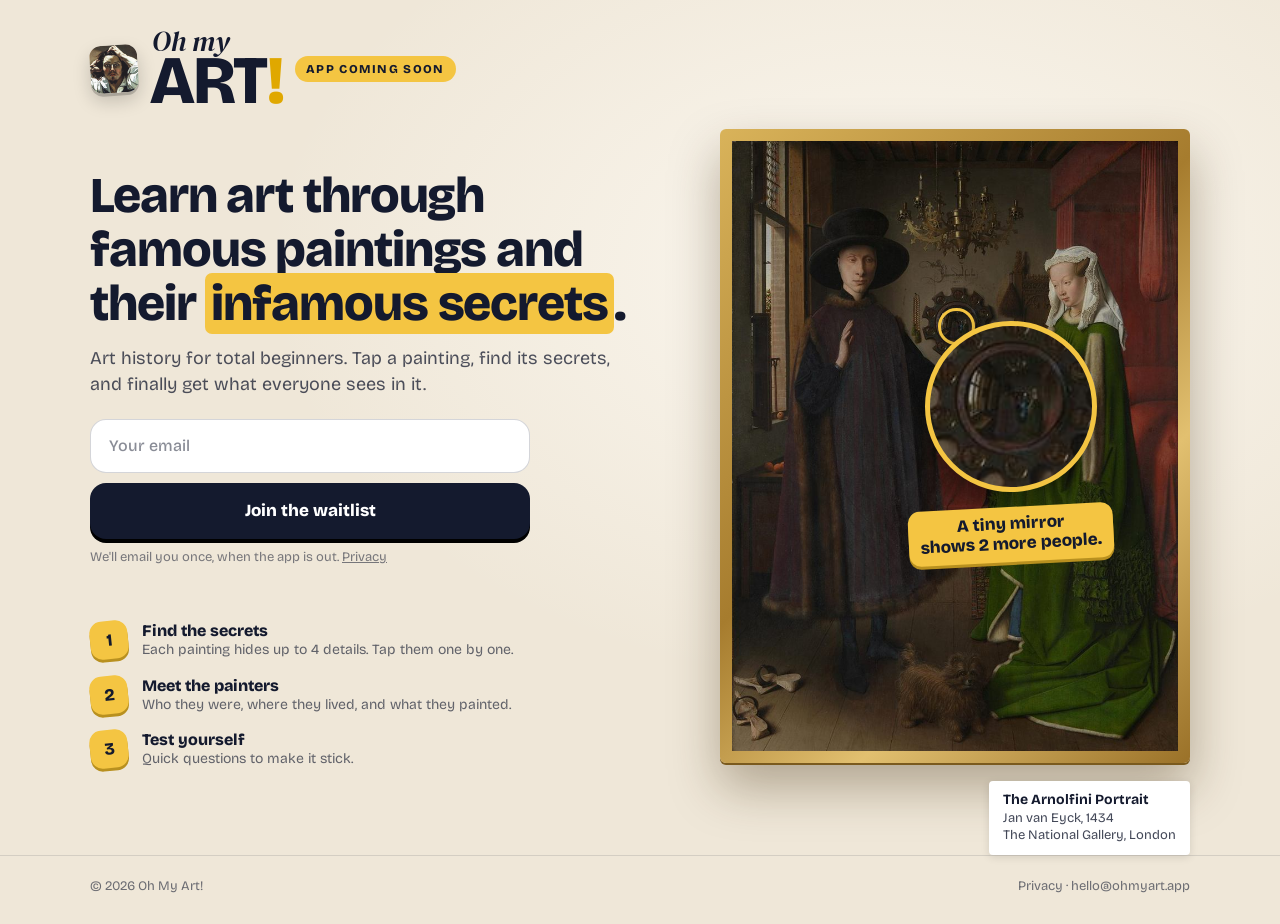
<file: index.html>
<!doctype html>
<html lang="en">
<head>
<meta charset="utf-8">
<meta name="viewport" content="width=device-width, initial-scale=1">
<title>Oh My Art! · Learn art through famous paintings and their infamous secrets</title>
<meta name="description" content="Art history for total beginners. Tap a painting, find its secrets, and finally get what everyone sees in it. Join the waitlist for the app.">
<link rel="canonical" href="https://ohmyart.app/">
<meta property="og:type" content="website">
<meta property="og:url" content="https://ohmyart.app/">
<meta property="og:title" content="Oh My Art!">
<meta property="og:description" content="Learn art through famous paintings and their infamous secrets.">
<meta property="og:image" content="https://ohmyart.app/img/arnolfini.jpg">
<meta name="theme-color" content="#efe7d8">
<link rel="icon" type="image/png" href="img/favicon.png">
<link rel="apple-touch-icon" href="img/apple-touch-icon.png">
<link rel="stylesheet" href="fonts/fonts.css">
<style>
  :root{--ink:#141a2e;--wall:#efe7d8;--sun:#f4c542;--sunDark:#b8901f}
  *{box-sizing:border-box;margin:0;padding:0}
  html{background:var(--wall)}
  body{font-family:'Bricolage Grotesque',system-ui,sans-serif;color:var(--ink);-webkit-font-smoothing:antialiased;min-height:100vh;overflow-x:hidden;
    background:radial-gradient(900px 600px at 70% 30%,#fbf7ef,transparent 70%) fixed,var(--wall)}
  a{color:inherit}
  .hl{background:var(--sun);padding:0 6px;border-radius:7px;-webkit-box-decoration-break:clone;box-decoration-break:clone}

  .top{padding:22px 20px}
  .brand{display:flex;align-items:center;gap:12px;flex-wrap:wrap;row-gap:8px;text-decoration:none}
  .brand img{width:48px;height:48px;border-radius:12px;transform:rotate(-4deg);box-shadow:0 3px 0 rgba(0,0,0,.18),0 8px 18px rgba(0,0,0,.18)}
  /* The logo: « Oh my » in a serif italic, then ART! big and bold. */
  .logo{display:flex;flex-direction:column;line-height:.8;font-weight:800;font-variation-settings:'opsz' 96}
  .logo small{font-family:'DM Serif Display',serif;font-style:italic;font-weight:400;font-variation-settings:normal;font-size:24px;margin:0 0 2px 2px}
  .logo span{font-size:58px;letter-spacing:-1.3px}
  .logo i{font-style:normal;color:#e0a800}
  .pill{font-size:12px;font-weight:800;letter-spacing:1.3px;text-transform:uppercase;background:var(--sun);padding:6px 11px;border-radius:99px;white-space:nowrap}

  /* The painting on a museum wall: The Arnolfini Portrait in a gold frame, a magnifier on the mirror (detail x .503, y .304 in the app). */
  .frame{margin:0 20px;padding:12px;background:linear-gradient(135deg,#d9b35a,#a67c2e 45%,#e2c070 70%,#9a7128);border-radius:6px;box-shadow:0 2px 0 #7a5a1e,0 24px 50px rgba(60,40,10,.35)}
  .stage{position:relative;container-type:inline-size;width:100%;aspect-ratio:804/1100;box-shadow:inset 0 0 0 2px rgba(0,0,0,.35)}
  .stage .pic{position:absolute;inset:0;background:url(img/arnolfini.jpg) center/cover}
  .lens{position:absolute;left:50.3cqw;top:41.6cqw;width:8.2cqw;height:8.2cqw;margin:-4.1cqw 0 0 -4.1cqw;border-radius:50%;border:3px solid var(--sun)}
  .loupe{position:absolute;left:62.6cqw;top:59.5cqw;width:38.5cqw;height:38.5cqw;margin:-19.25cqw 0 0 -19.25cqw;border-radius:50%;border:5px solid var(--sun);box-shadow:0 10px 30px rgba(0,0,0,.45);
    background:url(img/arnolfini.jpg) no-repeat;background-size:260cqw auto;background-position:calc(-130.78cqw + 19.25cqw - 5px) calc(-108.13cqw + 19.25cqw - 5px)}
  .tag{position:absolute;left:62.6cqw;top:82cqw;transform:translateX(-50%) rotate(-3deg);width:max-content;text-align:center;background:var(--sun);font-weight:800;font-size:clamp(13px,4.2cqw,17px);line-height:1.2;padding:7px 12px;border-radius:12px;box-shadow:0 3px 0 var(--sunDark)}
  .cartel{margin:16px 40px 0 auto;width:max-content;background:#fff;padding:10px 14px;border-radius:4px;box-shadow:0 2px 8px rgba(0,0,0,.12);font-size:13px;line-height:1.35;color:rgba(20,26,46,.8)}
  .cartel b{display:block;font-size:14px;color:var(--ink)}
  .cartel a{text-decoration:none}

  .txt{padding:30px 20px 0}
  h1{font-size:33px;line-height:1.08;font-weight:800;letter-spacing:-.6px}
  .sub{margin-top:14px;font-size:16px;line-height:1.45;color:rgba(20,26,46,.75)}

  .signup{margin-top:22px}
  form{display:flex;flex-direction:column;gap:10px}
  input[type=email]{height:54px;border-radius:16px;background:#fff;border:1.5px solid rgba(20,26,46,.18);padding:0 18px;font-family:inherit;font-size:16px;font-weight:500;color:var(--ink);outline:none}
  input[type=email]::placeholder{color:rgba(20,26,46,.5)}
  input[type=email]:focus{border-color:var(--ink)}
  button{height:56px;border:0;border-radius:16px;background:var(--ink);color:#fff;font-family:inherit;font-size:17px;font-weight:800;cursor:pointer;box-shadow:0 4px 0 #000;transition:transform .1s,box-shadow .1s}
  button:active{transform:translateY(3px);box-shadow:0 1px 0 #000}
  button:disabled{opacity:.7;cursor:default}
  .hp{position:absolute;left:-9999px;width:1px;height:1px;opacity:0}
  .note{margin-top:10px;font-size:13px;color:rgba(20,26,46,.55);text-align:center}
  .done{display:none;padding:18px;border-radius:16px;background:#fff;border:2px solid var(--sun);font-size:17px;font-weight:700;text-align:center}
  .signup.joined form,.signup.joined .note{display:none}
  .signup.joined .done{display:block}
  .err{margin-top:10px;font-size:14px;color:#b3261e;text-align:center}

  .steps{display:flex;flex-direction:column;gap:16px;padding:34px 20px 60px}
  .step{display:flex;gap:14px;align-items:flex-start}
  .num{flex:none;width:38px;height:38px;border-radius:12px;background:var(--sun);font-weight:800;font-size:17px;display:grid;place-items:center;transform:rotate(-6deg);box-shadow:0 3px 0 var(--sunDark)}
  .step b{display:block;font-size:16px;font-weight:800}
  .step span{display:block;font-size:14px;line-height:1.4;color:rgba(20,26,46,.65)}

  footer{border-top:1px solid rgba(20,26,46,.12)}
  footer .in{max-width:1180px;margin:0 auto;display:flex;justify-content:space-between;gap:12px;padding:22px 20px 30px;font-size:13px;color:rgba(20,26,46,.6)}
  footer a{text-decoration:none}

  @media (min-width:900px){
    .wrap{max-width:1180px;margin:0 auto;display:grid;grid-template-columns:1fr 470px;gap:0 80px;padding:0 40px}
    .top{grid-column:1/-1;padding:30px 0 10px}
    .art{grid-column:2;grid-row:2/span 2;padding-top:10px}
    .frame{margin:0}
    .cartel{margin:18px 0 0 auto}
    .txt{grid-column:1;padding:50px 0 0}
    .logo small{font-size:28px}
    .logo span{font-size:68px;letter-spacing:-1.5px}
    h1{font-size:50px;letter-spacing:-1.1px}
    .sub{font-size:18px}
    .signup{max-width:440px}
    .note{text-align:left}
    .steps{grid-column:1;padding:40px 0 70px}
    footer .in{padding:22px 40px 30px}
  }
</style>
</head>
<body>
<div class="wrap">
  <div class="top"><a class="brand" href="./"><img src="img/apple-touch-icon.png" alt=""><b class="logo" aria-label="Oh My Art!"><small>Oh my</small><span>ART<i>!</i></span></b><span class="pill">App coming soon</span></a></div>

  <div class="art">
    <div class="frame">
      <div class="stage" role="img" aria-label="Jan van Eyck, The Arnolfini Portrait, 1434: a man and a woman stand in a room, a round mirror hangs on the wall behind them. A magnifier enlarges the mirror.">
        <div class="pic"></div><div class="lens"></div><div class="loupe"></div>
        <div class="tag">A tiny mirror<br>shows 2 more people.</div>
      </div>
    </div>
    <div class="cartel"><b>The Arnolfini Portrait</b>Jan van Eyck, 1434<br><a href="https://www.nationalgallery.org.uk/paintings/jan-van-eyck-the-arnolfini-portrait" target="_blank" rel="noopener">The National Gallery, London</a></div>
  </div>

  <div class="txt">
    <h1>Learn art through famous paintings and their <span class="hl">infamous secrets</span>.</h1>
    <p class="sub">Art history for total beginners. Tap a painting, find its secrets, and finally get what everyone sees in it.</p>
    <div class="signup">
      <form class="join" data-source="hero" novalidate>
        <input type="email" name="email" placeholder="Your email" autocomplete="email" required aria-label="Your email">
        <input class="hp" type="text" name="website" tabindex="-1" autocomplete="off" aria-hidden="true">
        <button type="submit">Join the waitlist</button>
      </form>
      <p class="done" role="status">You're on the list. We'll email you when the app is out.</p>
      <p class="err" role="alert" hidden>That didn't go through. Try again in a moment.</p>
      <p class="note">We'll email you once, when the app is out. <a href="privacy.html#waitlist">Privacy</a></p>
    </div>
  </div>

  <div class="steps">
    <div class="step"><div class="num">1</div><div><b>Find the secrets</b><span>Each painting hides up to 4 details. Tap them one by one.</span></div></div>
    <div class="step"><div class="num">2</div><div><b>Meet the painters</b><span>Who they were, where they lived, and what they painted.</span></div></div>
    <div class="step"><div class="num">3</div><div><b>Test yourself</b><span>Quick questions to make it stick.</span></div></div>
  </div>
</div>

<footer>
  <div class="in"><span>© 2026 Oh My Art!</span><span><a href="privacy.html">Privacy</a> · <a href="mailto:hello@ohmyart.app">hello@ohmyart.app</a></span></div>
</footer>

<script>
  // The waitlist writes to its own table in the Supabase project Loop (site/supabase/01-waitlist.sql).
  // The publishable key is public by design: the table only accepts new rows and cannot be read.
  const SUPABASE_URL = 'https://ttqoliuvnjctbbrjusdx.supabase.co';
  const SUPABASE_KEY = 'sb_publishable_I9esUKGVDgQ6oioAAyA_hg_u84i3osZ';
  const ref = new URLSearchParams(location.search).get('ref');
  document.querySelectorAll('form.join').forEach(form => form.addEventListener('submit', async e => {
    e.preventDefault();
    const box = form.closest('.signup'), err = box.querySelector('.err'), button = form.querySelector('button');
    err.hidden = true;
    // A field nobody sees. Filled in, it is a robot: act as if it went through, send nothing.
    if (form.website.value) { box.classList.add('joined'); return; }
    const email = form.email.value.trim();
    if (!/^[^@\s]+@[^@\s]+\.[^@\s]+$/.test(email)) { err.textContent = 'That email address doesn\'t look right.'; err.hidden = false; return; }
    button.disabled = true; button.textContent = 'Sending…';
    try {
      const res = await fetch(SUPABASE_URL + '/rest/v1/ohmyart_waitlist', {
        method: 'POST',
        headers: { apikey: SUPABASE_KEY, 'Content-Type': 'application/json', Prefer: 'return=minimal' },
        body: JSON.stringify({ email, source: (form.dataset.source + (ref ? ':' + ref : '')).slice(0, 60) })
      });
      // 409: already on the list. For the person it is the same good news.
      if (!res.ok && res.status !== 409) throw new Error(res.status);
      box.classList.add('joined');
    } catch (_) {
      err.textContent = 'That didn\'t go through. Try again in a moment.';
      err.hidden = false;
    } finally {
      button.disabled = false; button.textContent = 'Join the waitlist';
    }
  }));
</script>
</body>
</html>
</file>
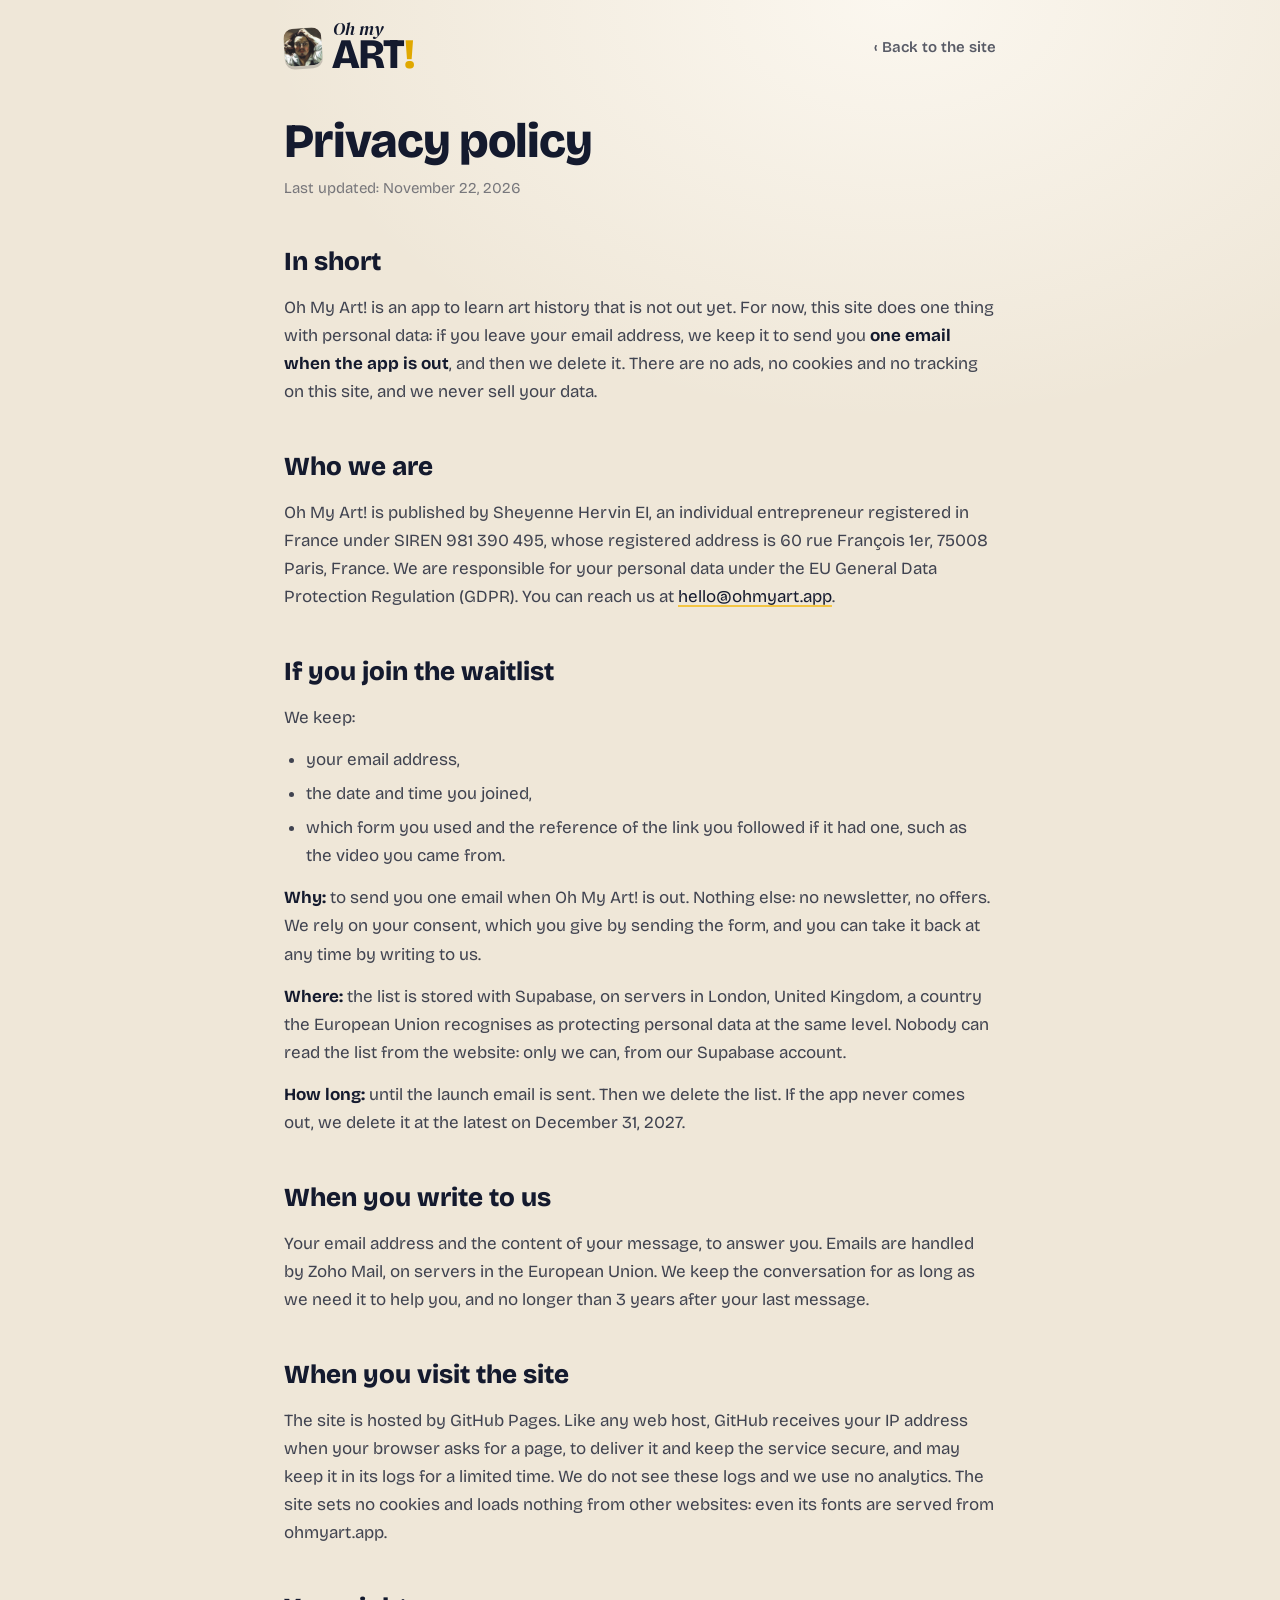
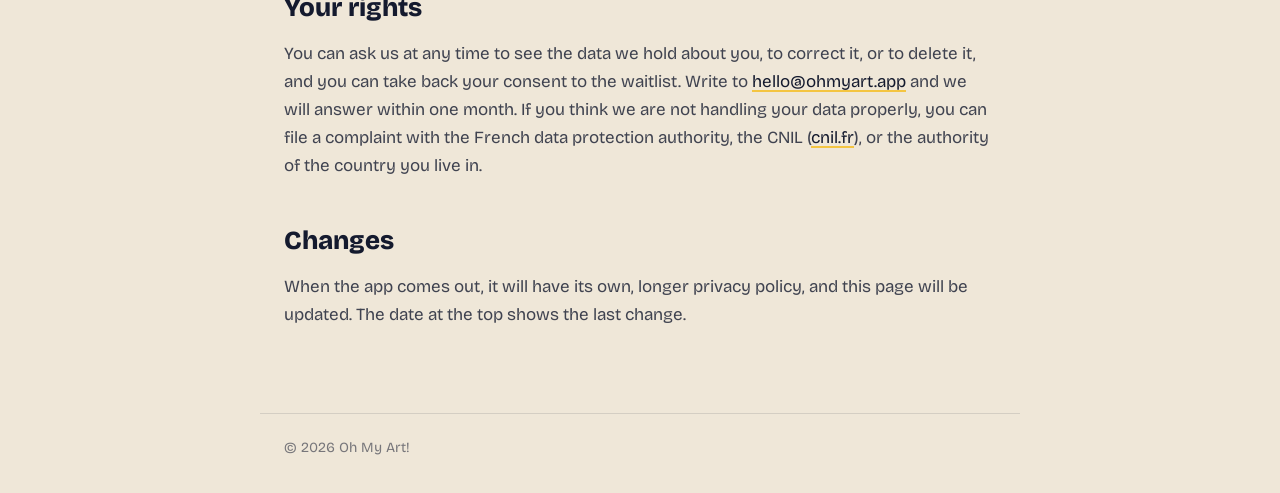
<file: privacy.html>
<!doctype html>
<html lang="en">
<head>
<meta charset="utf-8">
<meta name="theme-color" content="#efe7d8">
<meta name="viewport" content="width=device-width, initial-scale=1">
<title>Privacy policy · Oh My Art!</title>
<meta name="description" content="What ohmyart.app collects, why, where it goes, and how to get it deleted.">
<link rel="icon" type="image/png" href="img/favicon.png">
<link rel="apple-touch-icon" href="img/apple-touch-icon.png">
<link rel="stylesheet" href="fonts/fonts.css">
<style>
  *{box-sizing:border-box}
  html{background:#efe7d8}
  body{margin:0;font:400 17px/1.65 'Bricolage Grotesque',system-ui,sans-serif;color:rgba(20,26,46,.8);-webkit-font-smoothing:antialiased;min-height:100vh;background:radial-gradient(900px 600px at 70% 0%,#fbf7ef,transparent 70%) fixed,#efe7d8}
  a{color:#141a2e;text-decoration-color:#f4c542;text-decoration-thickness:2px;text-underline-offset:3px}
  .top{max-width:760px;margin:0 auto;padding:22px 24px 10px}
  .bar{display:flex;align-items:center;justify-content:space-between;gap:12px}
  .brand{display:flex;align-items:center;gap:10px;font-weight:800;font-size:21px;color:#141a2e;text-decoration:none}
  .brand img{width:38px;height:38px;border-radius:10px;transform:rotate(-4deg);box-shadow:0 3px 0 rgba(0,0,0,.18)}
  .back{color:rgba(20,26,46,.7);font-weight:600;font-size:15px;text-decoration:none}
  h1{margin:44px 0 0;font-size:48px;line-height:1.05;font-weight:800;color:#141a2e;letter-spacing:-1px}
  .updated{margin:10px 0 0;color:rgba(20,26,46,.55);font-size:15px}
  main{max-width:760px;margin:0 auto;padding:30px 24px 70px}
  h2{font-size:26px;font-weight:800;color:#141a2e;margin:40px 0 10px}
  h2:first-child{margin-top:0}
  p,ul{margin:0 0 14px}
  ul{padding-left:22px}
  li{margin-bottom:6px}
  b{color:#141a2e}
  footer{max-width:760px;margin:0 auto;padding:22px 24px 34px;border-top:1px solid rgba(20,26,46,.12);font-size:14px;color:rgba(20,26,46,.55)}
  @media (max-width:760px){h1{font-size:36px;margin-top:32px}.top{padding:16px 16px 6px}main{padding:26px 16px 50px}h2{font-size:22px}}
  .logo{display:flex;flex-direction:column;line-height:.8;font-weight:800;font-variation-settings:'opsz' 96}
  .logo small{font-family:'DM Serif Display',serif;font-style:italic;font-weight:400;font-variation-settings:normal;font-size:18px;margin:0 0 2px 1px}
  .logo span{font-size:42px;letter-spacing:-1px}
  .logo i{font-style:normal;color:#e0a800}
</style>
</head>
<body>
<div class="top">
  <div class="bar"><a class="brand" href="./"><img src="img/apple-touch-icon.png" alt=""><b class="logo" aria-label="Oh My Art!"><small>Oh my</small><span>ART<i>!</i></span></b></a><a class="back" href="./">‹ Back to the site</a></div>
  <h1>Privacy policy</h1>
  <p class="updated">Last updated: November 22, 2026</p>
</div>
<main>
  <h2>In short</h2>
  <p>Oh My Art! is an app to learn art history that is not out yet. For now, this site does one thing with personal data: if you leave your email address, we keep it to send you <b>one email when the app is out</b>, and then we delete it. There are no ads, no cookies and no tracking on this site, and we never sell your data.</p>

  <h2>Who we are</h2>
  <p>Oh My Art! is published by Sheyenne Hervin EI, an individual entrepreneur registered in France under SIREN 981 390 495, whose registered address is 60 rue François 1er, 75008 Paris, France. We are responsible for your personal data under the EU General Data Protection Regulation (GDPR). You can reach us at <a href="mailto:hello@ohmyart.app">hello@ohmyart.app</a>.</p>

  <h2 id="waitlist">If you join the waitlist</h2>
  <p>We keep:</p>
  <ul>
    <li>your email address,</li>
    <li>the date and time you joined,</li>
    <li>which form you used and the reference of the link you followed if it had one, such as the video you came from.</li>
  </ul>
  <p><b>Why:</b> to send you one email when Oh My Art! is out. Nothing else: no newsletter, no offers. We rely on your consent, which you give by sending the form, and you can take it back at any time by writing to us.</p>
  <p><b>Where:</b> the list is stored with Supabase, on servers in London, United Kingdom, a country the European Union recognises as protecting personal data at the same level. Nobody can read the list from the website: only we can, from our Supabase account.</p>
  <p><b>How long:</b> until the launch email is sent. Then we delete the list. If the app never comes out, we delete it at the latest on December 31, 2027.</p>

  <h2>When you write to us</h2>
  <p>Your email address and the content of your message, to answer you. Emails are handled by Zoho Mail, on servers in the European Union. We keep the conversation for as long as we need it to help you, and no longer than 3 years after your last message.</p>

  <h2>When you visit the site</h2>
  <p>The site is hosted by GitHub Pages. Like any web host, GitHub receives your IP address when your browser asks for a page, to deliver it and keep the service secure, and may keep it in its logs for a limited time. We do not see these logs and we use no analytics. The site sets no cookies and loads nothing from other websites: even its fonts are served from ohmyart.app.</p>

  <h2>Your rights</h2>
  <p>You can ask us at any time to see the data we hold about you, to correct it, or to delete it, and you can take back your consent to the waitlist. Write to <a href="mailto:hello@ohmyart.app">hello@ohmyart.app</a> and we will answer within one month. If you think we are not handling your data properly, you can file a complaint with the French data protection authority, the CNIL (<a href="https://www.cnil.fr">cnil.fr</a>), or the authority of the country you live in.</p>

  <h2>Changes</h2>
  <p>When the app comes out, it will have its own, longer privacy policy, and this page will be updated. The date at the top shows the last change.</p>
</main>
<footer>© 2026 Oh My Art!</footer>
</body>
</html>
</file>
<file: fonts/fonts.css>
/* latin */
@font-face {
  font-family: 'Bricolage Grotesque';
  font-style: normal;
  font-weight: 400 800;
  font-stretch: 100%;
  font-display: swap;
  src: url(f1.woff2) format('woff2');
  unicode-range: U+0000-00FF, U+0131, U+0152-0153, U+02BB-02BC, U+02C6, U+02DA, U+02DC, U+0304, U+0308, U+0329, U+2000-206F, U+20AC, U+2122, U+2191, U+2193, U+2212, U+2215, U+FEFF, U+FFFD;
}
/* latin */
@font-face {
  font-family: 'DM Serif Display';
  font-style: italic;
  font-weight: 400;
  font-display: swap;
  src: url(f2.woff2) format('woff2');
  unicode-range: U+0000-00FF, U+0131, U+0152-0153, U+02BB-02BC, U+02C6, U+02DA, U+02DC, U+0304, U+0308, U+0329, U+2000-206F, U+20AC, U+2122, U+2191, U+2193, U+2212, U+2215, U+FEFF, U+FFFD;
}
</file>
